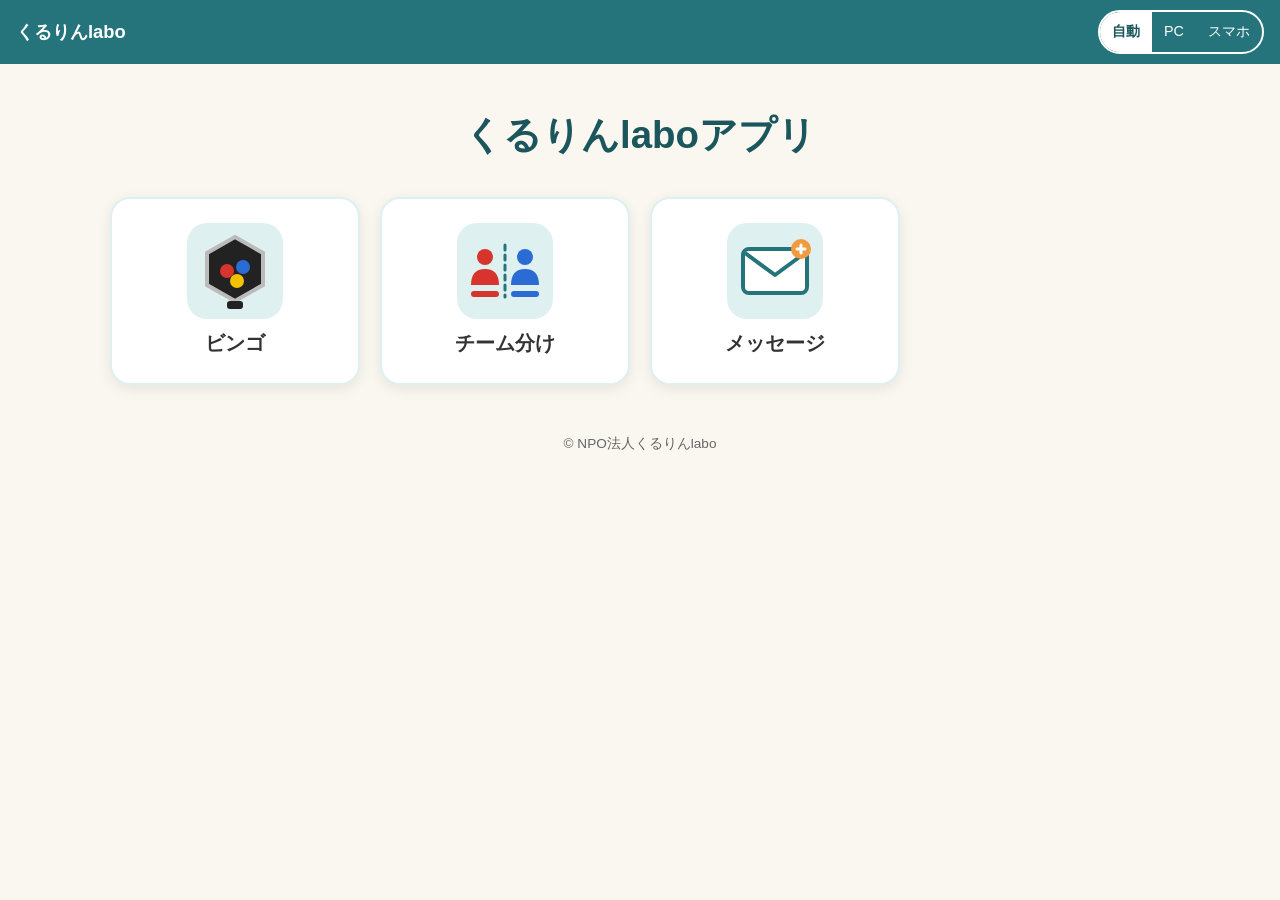
<file: index.html>
<!DOCTYPE html>
<html lang="ja" data-view="auto" data-layout="pc">
<head>
  <meta charset="UTF-8">
  <meta name="viewport" content="width=device-width, initial-scale=1">
  <title>くるりんlaboアプリ</title>
  <link rel="stylesheet" href="css/common.css">
  <link rel="stylesheet" href="css/home.css">
  <script src="js/common.js"></script>
</head>
<body>
  <header class="site-header">
    <a class="logo" href="./">くるりんlabo</a>
    <div class="view-switch" role="group" aria-label="表示モード">
      <button type="button" data-view-set="auto" aria-pressed="true">自動</button>
      <button type="button" data-view-set="pc" aria-pressed="false">PC</button>
      <button type="button" data-view-set="mobile" aria-pressed="false">スマホ</button>
    </div>
  </header>

  <main class="home">
    <h1 class="home-title">くるりんlaboアプリ</h1>
    <ul class="app-grid" id="app-grid"></ul>
    <p class="empty" id="empty" hidden>アプリは準備中です</p>
  </main>

  <footer class="site-footer">© NPO法人くるりんlabo</footer>

  <script src="apps.js"></script>
  <script src="js/home.js"></script>
</body>
</html>
</file>
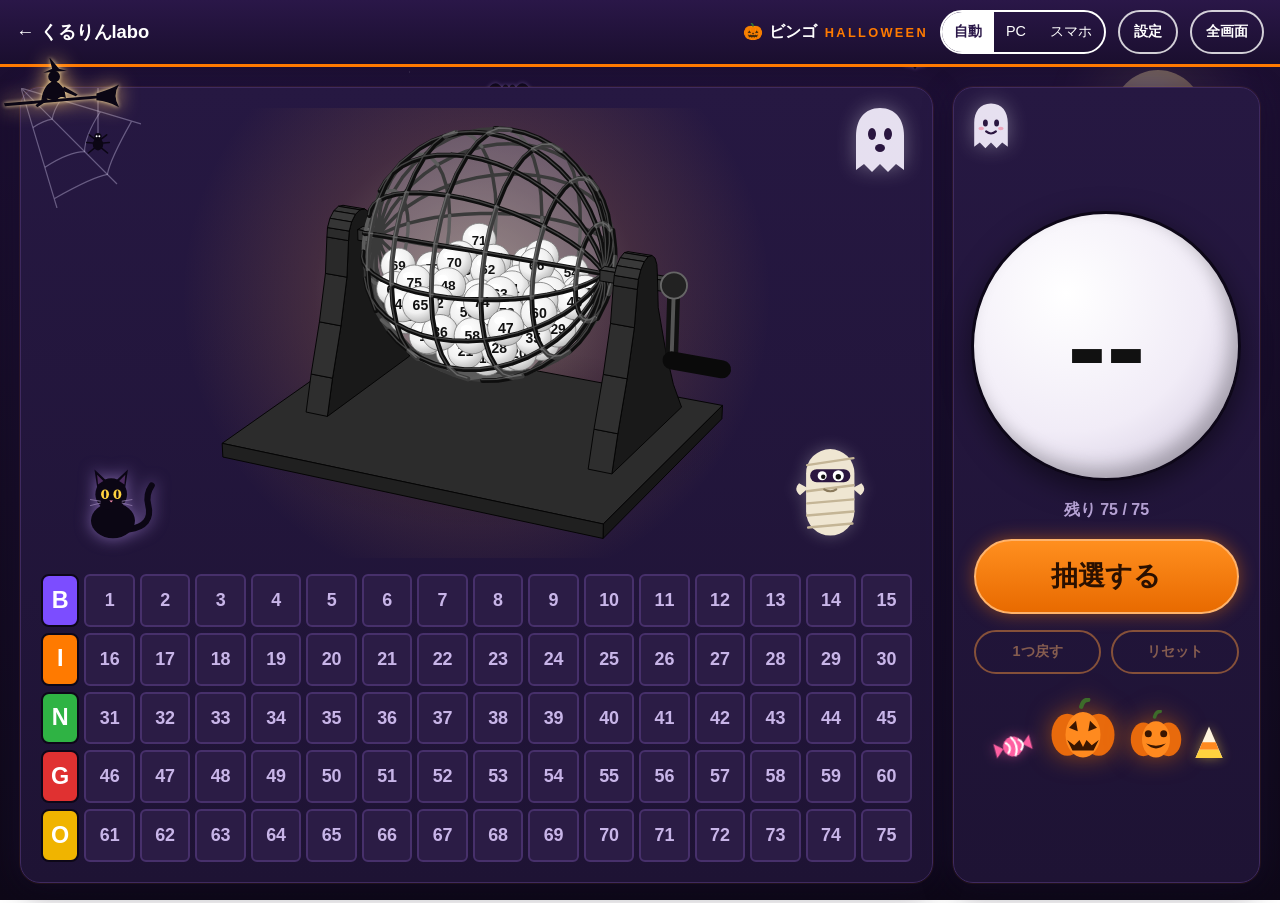
<file: apps/bingo/index.html>
<!DOCTYPE html>
<html lang="ja" data-view="auto" data-layout="pc">
<head>
  <meta charset="UTF-8">
  <meta name="viewport" content="width=device-width, initial-scale=1">
  <title>ビンゴ | くるりんlaboアプリ</title>
  <link rel="stylesheet" href="../../css/common.css">
  <link rel="stylesheet" href="css/bingo.css">
  <link rel="stylesheet" href="../../css/halloween.css">
  <link rel="stylesheet" href="css/halloween.css">
  <script src="../../js/common.js"></script>
</head>
<body>
  <header class="site-header">
    <a class="logo" href="../../">← くるりんlabo</a>
    <span class="page-title"><span class="hw-only hw-title-mark" aria-hidden="true">🎃</span>ビンゴ<span class="hw-only hw-title-sub">HALLOWEEN</span></span>
    <div class="view-switch" role="group" aria-label="表示モード">
      <button type="button" data-view-set="auto" aria-pressed="true">自動</button>
      <button type="button" data-view-set="pc" aria-pressed="false">PC</button>
      <button type="button" data-view-set="mobile" aria-pressed="false">スマホ</button>
    </div>
    <button type="button" class="btn small" id="btn-settings">設定</button>
    <button type="button" class="btn small" id="btn-fullscreen">全画面</button>
  </header>

  <!-- ハロウィンの飾り(ハロウィンのデザインのときだけ表示) -->
  <div class="hw-only hw-sky" aria-hidden="true">
    <div class="hw-moon"></div>
    <svg class="hw-bat b1" viewBox="0 0 40 18"><path d="M0 10C5 0 10 0 14 6 16 2 18 2 20 6 22 2 24 2 26 6 30 0 35 0 40 10 34 8 30 10 28 14 26 11 24 11 20 16 16 11 14 11 12 14 10 10 6 8 0 10Z"/></svg>
    <svg class="hw-bat b2" viewBox="0 0 40 18"><path d="M0 10C5 0 10 0 14 6 16 2 18 2 20 6 22 2 24 2 26 6 30 0 35 0 40 10 34 8 30 10 28 14 26 11 24 11 20 16 16 11 14 11 12 14 10 10 6 8 0 10Z"/></svg>
    <svg class="hw-bat b3" viewBox="0 0 40 18"><path d="M0 10C5 0 10 0 14 6 16 2 18 2 20 6 22 2 24 2 26 6 30 0 35 0 40 10 34 8 30 10 28 14 26 11 24 11 20 16 16 11 14 11 12 14 10 10 6 8 0 10Z"/></svg>
    <svg class="hw-bat b4" viewBox="0 0 40 18"><path d="M0 10C5 0 10 0 14 6 16 2 18 2 20 6 22 2 24 2 26 6 30 0 35 0 40 10 34 8 30 10 28 14 26 11 24 11 20 16 16 11 14 11 12 14 10 10 6 8 0 10Z"/></svg>
    <svg class="hw-bat b5" viewBox="0 0 40 18"><path d="M0 10C5 0 10 0 14 6 16 2 18 2 20 6 22 2 24 2 26 6 30 0 35 0 40 10 34 8 30 10 28 14 26 11 24 11 20 16 16 11 14 11 12 14 10 10 6 8 0 10Z"/></svg>
  </div>

  <!-- ほうきで飛ぶ魔女(カードより手前を横切る) -->
    <svg class="hw-only hw-witch" aria-hidden="true" viewBox="0 0 122 60">
      <g fill="#0b0614">
        <path d="M4 46L100 38 101 41 5 49Z"/>
        <path d="M98 36Q112 32 121 27Q114 38 121 50Q110 44 98 43Z"/>
        <path d="M42 43Q44 27 55 23Q66 27 67 41Q61 37 56 45Q50 39 42 43Z"/>
        <circle cx="55" cy="19" r="6"/>
        <path d="M44 15L68 13 60 11 50 -1 53 11Z"/>
        <path d="M65 29L79 37 77 39 63 33Z"/>
        <path d="M46 40L36 48 38 50 49 43Z"/>
      </g>
    </svg>

  <main class="bingo">
    <!-- 左: ガラガラの機械と、その下に盤面 -->
    <section class="panel stage" aria-label="抽選">
      <svg class="hw-only hw-web" viewBox="0 0 100 100" aria-hidden="true">
        <g fill="none" stroke="currentColor" stroke-width="1">
          <path d="M0 0L100 30M0 0L80 80M0 0L30 100"/>
          <path d="M33 10Q27 19 26 26Q19 27 10 33"/>
          <path d="M66 20Q53 40 53 53Q40 53 20 66"/>
          <path d="M92 28Q74 60 72 72Q60 74 28 92"/>
        </g>
      </svg>
      <!-- クモの巣からぶら下がるクモ -->
      <svg class="hw-only hw-spider" viewBox="0 0 30 80" aria-hidden="true">
        <line x1="15" y1="0" x2="15" y2="56" stroke="rgba(230,220,255,0.55)" stroke-width="1"/>
        <g stroke="#0b0614" stroke-width="1.8" stroke-linecap="round" fill="none">
          <path d="M15 62L5 54M15 64L2 63M15 66L4 75M15 62L25 54M15 64L28 63M15 66L26 75"/>
        </g>
        <ellipse cx="15" cy="65" rx="6" ry="7" fill="#0b0614"/>
        <circle cx="15" cy="56" r="4.2" fill="#0b0614"/>
        <circle cx="13.4" cy="55.6" r="1.1" fill="#fff"/><circle cx="16.6" cy="55.6" r="1.1" fill="#fff"/>
      </svg>
      <svg class="hw-only hw-ghost" viewBox="0 0 60 70" aria-hidden="true">
        <path d="M30 2C14 2 6 14 6 30V64L14 58 22 66 30 58 38 66 46 58 54 64V30C54 14 46 2 30 2Z" fill="#f7f1ff"/>
        <ellipse cx="22" cy="28" rx="4" ry="6" fill="#2b1640"/><ellipse cx="38" cy="28" rx="4" ry="6" fill="#2b1640"/>
        <ellipse cx="30" cy="42" rx="5" ry="4" fill="#2b1640"/>
      </svg>
      <div class="machine-area">
        <!-- 機械の左右: 黒ねことミイラ -->
        <svg class="hw-only hw-cat" viewBox="0 0 92 92" aria-hidden="true">
          <path class="hw-cat-tail" d="M60 80Q88 76 82 52Q79 40 86 30" stroke="#0b0614" stroke-width="7" fill="none" stroke-linecap="round"/>
          <ellipse cx="42" cy="70" rx="25" ry="20" fill="#0b0614"/>
          <circle cx="40" cy="40" r="18" fill="#0b0614"/>
          <path d="M24 32L21 12 35 25ZM56 32L59 12 45 25Z" fill="#0b0614"/>
          <path d="M25 29L24 18 31 25ZM55 29L56 18 49 25Z" fill="#4a2a5e"/>
          <ellipse cx="33" cy="40" rx="4.5" ry="5.5" fill="#ffd23f"/><ellipse cx="47" cy="40" rx="4.5" ry="5.5" fill="#ffd23f"/>
          <ellipse cx="33" cy="40" rx="1.4" ry="4.4" fill="#0b0614"/><ellipse cx="47" cy="40" rx="1.4" ry="4.4" fill="#0b0614"/>
          <path d="M38 47L42 47 40 49.5Z" fill="#ff8fb1"/>
          <path d="M28 48L16 46M28 50L16 53M52 48L64 46M52 50L64 53" stroke="#8c78a8" stroke-width="1"/>
        </svg>
        <svg class="hw-only hw-mummy" viewBox="0 0 76 96" aria-hidden="true">
          <path d="M8 52Q1 46 7 40L16 45ZM68 52Q75 46 69 40L60 45Z" fill="#efe6d2"/>
          <rect x="14" y="6" width="48" height="86" rx="24" fill="#efe6d2"/>
          <g stroke="#c4b596" stroke-width="2.4" fill="none" stroke-linecap="round">
            <path d="M15 22L61 15M15 48L61 42M15 60L61 56M15 72L61 68M16 84L60 80"/>
          </g>
          <rect x="18" y="26" width="40" height="13" rx="6.5" fill="#2b1640"/>
          <circle cx="30" cy="32.5" r="4.5" fill="#fff"/><circle cx="46" cy="32.5" r="5.5" fill="#fff"/>
          <circle cx="31" cy="33.5" r="2.2" fill="#111"/><circle cx="46" cy="33.5" r="2.7" fill="#111"/>
          <path d="M32 46Q38 50 44 46" stroke="#8a7a5c" stroke-width="2" fill="none" stroke-linecap="round"/>
        </svg>
        <svg id="machine" class="machine" viewBox="0 0 520 480" role="img" aria-label="ビンゴのガラガラ抽選器"></svg>
      </div>
      <div class="board" id="board" aria-label="盤面"></div>
    </section>

    <!-- 右: 今の玉と操作 -->
    <div class="side">
      <section class="panel now" aria-label="今の番号と操作">
        <svg class="hw-only hw-ghost hw-ghost2" viewBox="0 0 60 70" aria-hidden="true">
          <path d="M30 2C14 2 6 14 6 30V64L14 58 22 66 30 58 38 66 46 58 54 64V30C54 14 46 2 30 2Z" fill="#f7f1ff"/>
          <ellipse cx="22" cy="30" rx="3.5" ry="5" fill="#2b1640"/><ellipse cx="38" cy="30" rx="3.5" ry="5" fill="#2b1640"/>
          <path d="M23 42Q30 48 37 42" stroke="#2b1640" stroke-width="3" fill="none" stroke-linecap="round"/>
          <ellipse cx="16" cy="38" rx="4" ry="2.5" fill="#ffb3c8"/><ellipse cx="44" cy="38" rx="4" ry="2.5" fill="#ffb3c8"/>
        </svg>
        <div class="ball" id="ball" aria-live="polite" aria-label="まだ抽選していません">
          <span class="ball-letter" id="ball-letter"></span>
          <span class="ball-number" id="ball-number">--</span>
        </div>
        <p class="remain" id="remain"></p>
        <button type="button" class="btn primary draw" id="btn-draw">抽選する</button>
        <div class="sub-controls">
          <button type="button" class="btn small" id="btn-undo">1つ戻す</button>
          <button type="button" class="btn small" id="btn-reset">リセット</button>
        </div>
        <div class="hw-only hw-pumpkins" aria-hidden="true">
          <svg viewBox="0 0 60 30" class="candy c1"><path d="M8 6L18 15 8 24ZM52 6L42 15 52 24Z" fill="#ff5fa2"/><circle cx="30" cy="15" r="12" fill="#ff5fa2"/><path d="M22 8Q30 15 22 22M30 3Q38 15 30 27M38 8Q46 15 38 22" stroke="#fff" stroke-width="2.5" fill="none"/></svg>
          <svg viewBox="0 0 80 70" class="pk1"><path d="M38 10Q40 2 46 2" stroke="#3d6b2a" stroke-width="5" fill="none" stroke-linecap="round"/><ellipse cx="22" cy="42" rx="18" ry="24" fill="#e86a0c"/><ellipse cx="58" cy="42" rx="18" ry="24" fill="#e86a0c"/><ellipse cx="40" cy="42" rx="20" ry="26" fill="#ff8a1f"/><path d="M24 34L32 26 34 38Z M56 34L48 26 46 38Z" fill="#3a1600"/><path d="M22 48L30 54 36 48 40 56 44 48 50 54 58 48 52 60 28 60Z" fill="#3a1600"/></svg>
          <svg viewBox="0 0 80 70" class="pk2"><path d="M38 10Q40 2 46 2" stroke="#3d6b2a" stroke-width="5" fill="none" stroke-linecap="round"/><ellipse cx="22" cy="42" rx="18" ry="24" fill="#e86a0c"/><ellipse cx="58" cy="42" rx="18" ry="24" fill="#e86a0c"/><ellipse cx="40" cy="42" rx="20" ry="26" fill="#ff8a1f"/><circle cx="29" cy="34" r="5" fill="#3a1600"/><circle cx="51" cy="34" r="5" fill="#3a1600"/><path d="M26 48Q40 62 54 48Q40 54 26 48Z" fill="#3a1600"/></svg>
          <svg viewBox="0 0 40 46" class="candy c2"><path d="M20 2L38 44H2Z" fill="#fff4dc"/><path d="M11 23L29 23 33 33H7Z" fill="#ff8a1f"/><path d="M7 33L33 33 38 44H2Z" fill="#ffd23f"/></svg>
        </div>
      </section>
    </div>
  </main>

  <div class="popup" id="popup" role="alert" hidden>
    <div class="popup-ball" id="popup-ball">
      <span class="ball-letter" id="popup-letter"></span>
      <span class="popup-number" id="popup-number"></span>
    </div>
    <p class="popup-hint">クリックで閉じる</p>
  </div>

  <dialog id="dialog-settings" class="dialog">
    <form method="dialog">
      <h2>設定</h2>
      <label class="row"><input type="checkbox" id="set-effect"> ガラガラの演出</label>
      <label class="row"><input type="checkbox" id="set-sound"> 効果音</label>
      <label class="row">音量 <input type="range" id="set-volume" min="0" max="1" step="0.05"></label>
      <label class="row">デザイン
        <select id="set-theme">
          <option value="halloween">ハロウィン</option>
          <option value="normal">通常</option>
        </select>
      </label>
      <div class="dialog-actions"><button class="btn primary">閉じる</button></div>
    </form>
  </dialog>

  <script src="js/draw.js"></script>
  <script src="js/storage.js"></script>
  <script src="js/sound.js"></script>
  <script src="js/gara.js"></script>
  <script src="js/ui.js"></script>
</body>
</html>
</file>
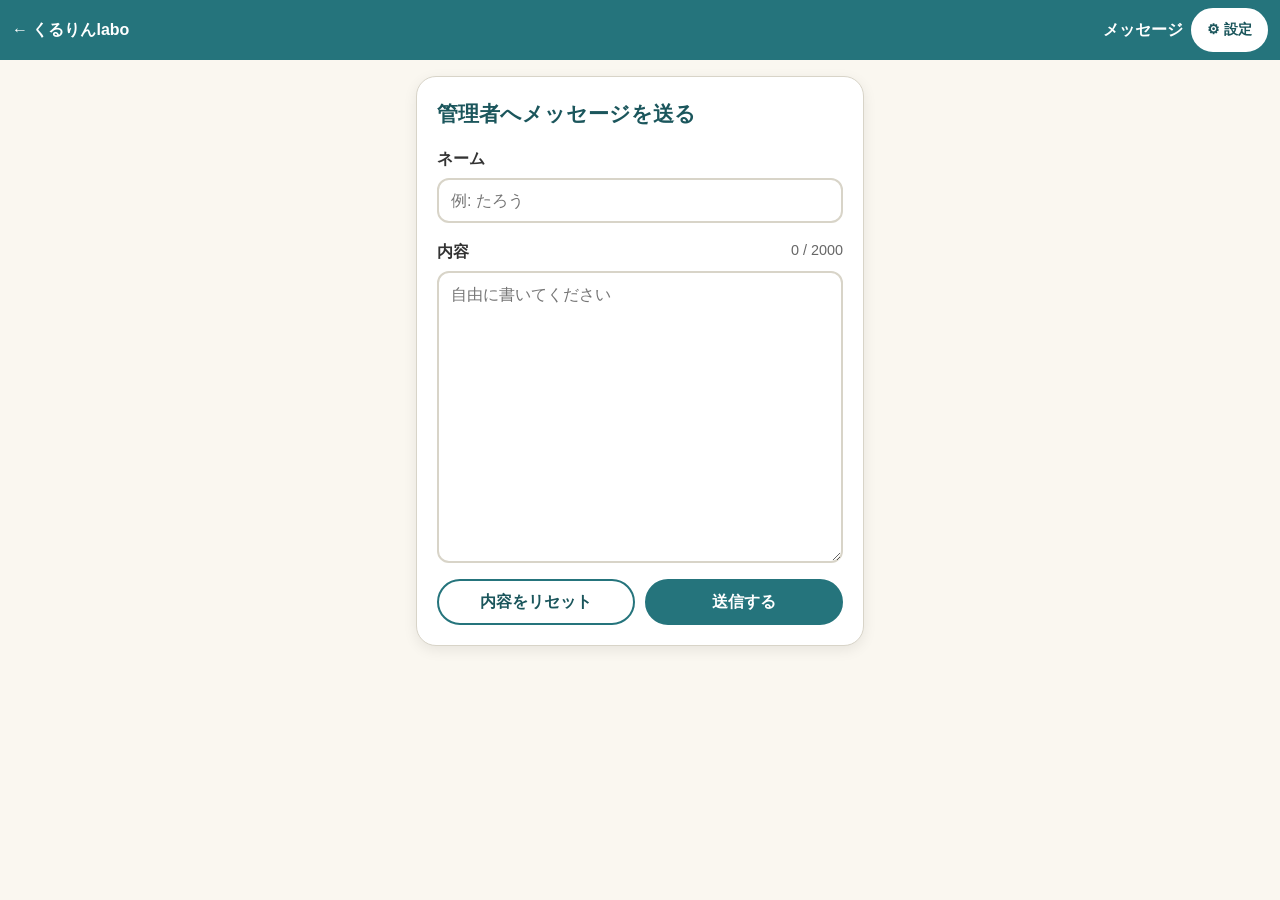
<file: apps/message/index.html>
<!DOCTYPE html>
<!-- 表示切替は使わない: ユーザー画面はスマホ用、管理者画面は PC 用のレイアウトに固定(js/message.js で切り替え) -->
<html lang="ja" data-layout="mobile">
<head>
  <meta charset="UTF-8">
  <meta name="viewport" content="width=device-width, initial-scale=1">
  <title>メッセージ | くるりんlaboアプリ</title>
  <link rel="stylesheet" href="../../css/common.css">
  <link rel="stylesheet" href="css/message.css">
</head>
<body>
  <header class="site-header">
    <a class="logo" href="../../">← くるりんlabo</a>
    <span class="page-title">メッセージ</span>
    <!-- 設定: 画面(ユーザー / 管理者)の切り替え -->
    <div class="menu">
      <button type="button" class="btn small" id="btn-settings" aria-expanded="false" aria-controls="settings">⚙ 設定</button>
      <div class="menu-panel" id="settings" hidden>
        <p class="menu-label">画面の切り替え</p>
        <div class="screen-switch" role="group" aria-label="画面">
          <button type="button" data-screen="user" aria-pressed="true">ユーザー画面</button>
          <button type="button" data-screen="admin" aria-pressed="false">管理者画面</button>
        </div>
      </div>
    </div>
  </header>

  <main class="message">
    <!-- ユーザー画面: 書いて管理者へ送る -->
    <section class="panel" id="user-view" aria-label="メッセージを送る">
      <h1 class="view-title">管理者へメッセージを送る</h1>
      <label class="field">
        <span class="field-label">ネーム</span>
        <input type="text" id="name" maxlength="50" autocomplete="nickname" placeholder="例: たろう">
      </label>
      <label class="field">
        <span class="field-label">内容 <span class="count" id="count">0 / 2000</span></span>
        <textarea id="text" maxlength="2000" rows="10" placeholder="自由に書いてください"></textarea>
      </label>
      <div class="actions">
        <button type="button" class="btn" id="btn-clear">内容をリセット</button>
        <button type="button" class="btn primary send" id="btn-send">送信する</button>
      </div>
      <p class="error" id="error" role="alert"></p>
      <p class="notice" id="notice" role="status"></p>
    </section>

    <!-- 管理者画面: 送られてきた内容の一覧 -->
    <section class="panel" id="admin-view" aria-label="届いたメッセージ" hidden>
      <div class="admin-head">
        <h1 class="view-title">届いたメッセージ <span class="count" id="total"></span></h1>
        <button type="button" class="btn small" id="btn-reload">最新にする</button>
      </div>
      <p class="error" id="admin-error" role="alert"></p>
      <div class="inbox-wrap">
        <table class="inbox" id="inbox-table" hidden>
          <thead><tr><th scope="col" class="c-at">送信日時</th><th scope="col" class="c-name">ネーム</th><th scope="col">内容</th></tr></thead>
          <tbody id="inbox"></tbody>
        </table>
      </div>
      <p class="empty" id="empty" hidden>まだメッセージは届いていません</p>
    </section>
  </main>

  <!-- 管理者画面に入るためのパスワード入力 -->
  <dialog class="pw-dialog" id="pw-dialog" aria-labelledby="pw-title">
    <form method="dialog" id="pw-form">
      <h2 id="pw-title">管理者パスワード</h2>
      <input type="password" id="pw" inputmode="numeric" autocomplete="off" aria-label="パスワード">
      <p class="error" id="pw-error" role="alert"></p>
      <div class="actions">
        <button type="button" class="btn" id="pw-cancel">やめる</button>
        <button type="submit" class="btn primary" id="pw-ok">開く</button>
      </div>
    </form>
  </dialog>

  <script src="js/config.js"></script>
  <script src="js/message.js"></script>
</body>
</html>
</file>
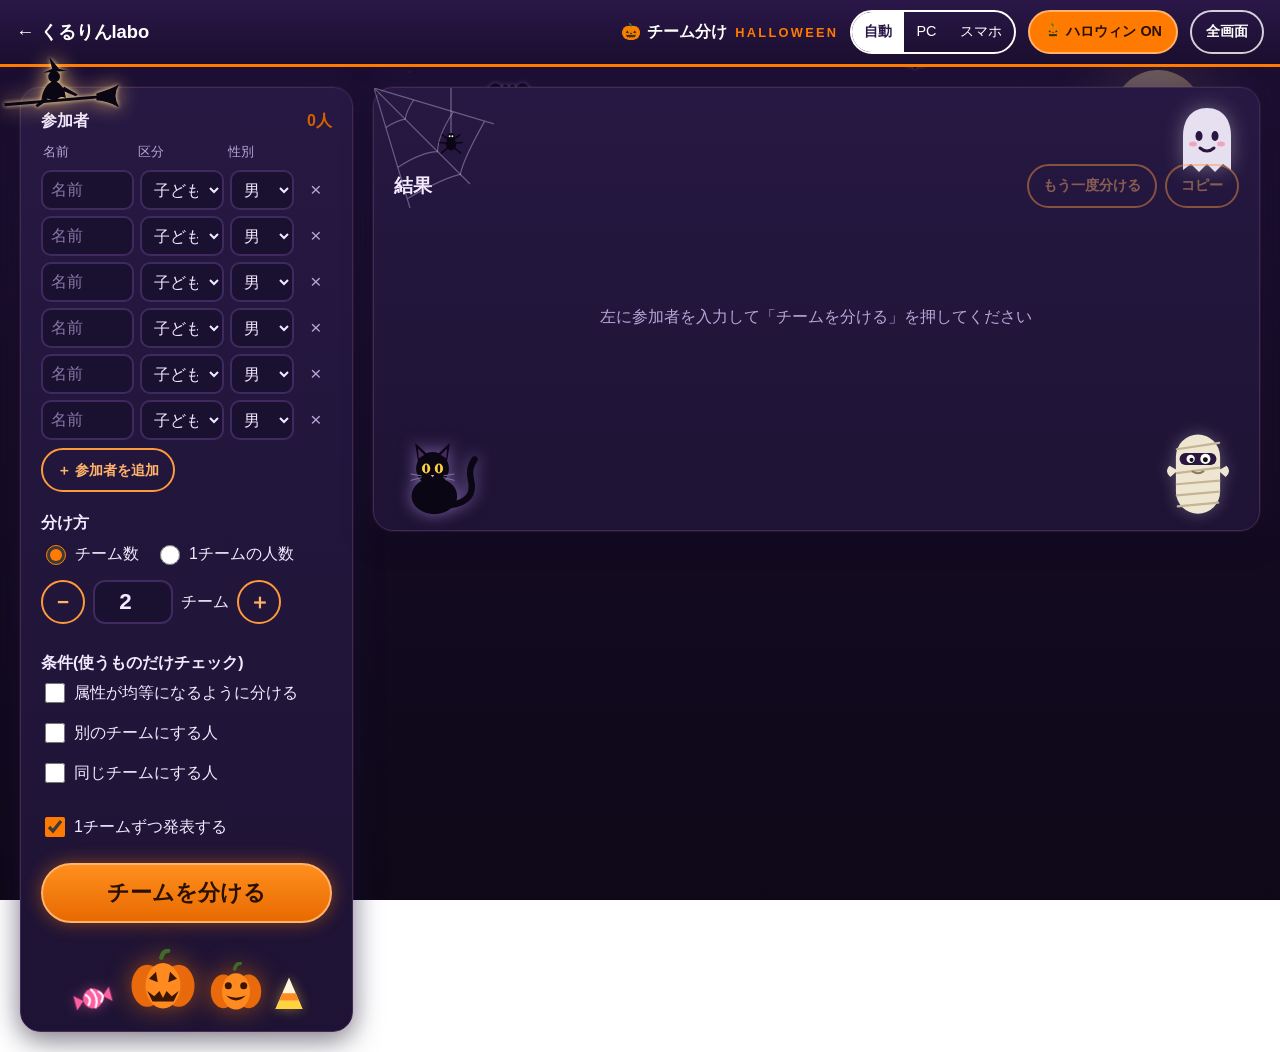
<file: apps/team/index.html>
<!DOCTYPE html>
<html lang="ja" data-view="auto" data-layout="pc">
<head>
  <meta charset="UTF-8">
  <meta name="viewport" content="width=device-width, initial-scale=1">
  <title>チーム分け | くるりんlaboアプリ</title>
  <link rel="stylesheet" href="../../css/common.css">
  <link rel="stylesheet" href="css/team.css">
  <link rel="stylesheet" href="../../css/halloween.css">
  <link rel="stylesheet" href="css/halloween.css">
  <script src="../../js/common.js"></script>
</head>
<body>
  <header class="site-header">
    <a class="logo" href="../../">← くるりんlabo</a>
    <span class="page-title"><span class="hw-only hw-title-mark" aria-hidden="true">🎃</span>チーム分け<span class="hw-only hw-title-sub">HALLOWEEN</span></span>
    <div class="view-switch" role="group" aria-label="表示モード">
      <button type="button" data-view-set="auto" aria-pressed="true">自動</button>
      <button type="button" data-view-set="pc" aria-pressed="false">PC</button>
      <button type="button" data-view-set="mobile" aria-pressed="false">スマホ</button>
    </div>
    <button type="button" class="btn small theme-toggle" id="btn-theme" aria-pressed="true">🎃 ハロウィン ON</button>
    <button type="button" class="btn small" id="btn-fullscreen">全画面</button>
  </header>

  <!-- ハロウィンの飾り(ハロウィンのデザインのときだけ表示) -->
  <div class="hw-only hw-sky" aria-hidden="true">
    <div class="hw-moon"></div>
    <svg class="hw-bat b1" viewBox="0 0 40 18"><path d="M0 10C5 0 10 0 14 6 16 2 18 2 20 6 22 2 24 2 26 6 30 0 35 0 40 10 34 8 30 10 28 14 26 11 24 11 20 16 16 11 14 11 12 14 10 10 6 8 0 10Z"/></svg>
    <svg class="hw-bat b2" viewBox="0 0 40 18"><path d="M0 10C5 0 10 0 14 6 16 2 18 2 20 6 22 2 24 2 26 6 30 0 35 0 40 10 34 8 30 10 28 14 26 11 24 11 20 16 16 11 14 11 12 14 10 10 6 8 0 10Z"/></svg>
    <svg class="hw-bat b3" viewBox="0 0 40 18"><path d="M0 10C5 0 10 0 14 6 16 2 18 2 20 6 22 2 24 2 26 6 30 0 35 0 40 10 34 8 30 10 28 14 26 11 24 11 20 16 16 11 14 11 12 14 10 10 6 8 0 10Z"/></svg>
    <svg class="hw-bat b4" viewBox="0 0 40 18"><path d="M0 10C5 0 10 0 14 6 16 2 18 2 20 6 22 2 24 2 26 6 30 0 35 0 40 10 34 8 30 10 28 14 26 11 24 11 20 16 16 11 14 11 12 14 10 10 6 8 0 10Z"/></svg>
    <svg class="hw-bat b5" viewBox="0 0 40 18"><path d="M0 10C5 0 10 0 14 6 16 2 18 2 20 6 22 2 24 2 26 6 30 0 35 0 40 10 34 8 30 10 28 14 26 11 24 11 20 16 16 11 14 11 12 14 10 10 6 8 0 10Z"/></svg>
  </div>

  <!-- ほうきで飛ぶ魔女(カードより手前を横切る) -->
    <svg class="hw-only hw-witch" aria-hidden="true" viewBox="0 0 122 60">
      <g fill="#0b0614">
        <path d="M4 46L100 38 101 41 5 49Z"/>
        <path d="M98 36Q112 32 121 27Q114 38 121 50Q110 44 98 43Z"/>
        <path d="M42 43Q44 27 55 23Q66 27 67 41Q61 37 56 45Q50 39 42 43Z"/>
        <circle cx="55" cy="19" r="6"/>
        <path d="M44 15L68 13 60 11 50 -1 53 11Z"/>
        <path d="M65 29L79 37 77 39 63 33Z"/>
        <path d="M46 40L36 48 38 50 49 43Z"/>
      </g>
    </svg>

  <main class="team">
    <!-- 左: 入力と設定 -->
    <section class="panel setup" aria-label="参加者と設定">
      <div class="field">
        <span class="field-label">参加者 <span class="count" id="count">0人</span></span>
        <div class="people-head" aria-hidden="true"><span>名前</span><span>区分</span><span>性別</span><span></span></div>
        <ol class="people" id="people"></ol>
        <button type="button" class="btn small add" id="btn-add">＋ 参加者を追加</button>
      </div>

      <!-- 参加者 1 人分の行(複製して使う) -->
      <template id="person-row">
        <li class="person">
          <input type="text" class="p-name" placeholder="名前" aria-label="名前">
          <select class="p-age" aria-label="区分">
            <option value="">—</option>
            <option value="大人">大人</option>
            <option value="子ども">子ども</option>
          </select>
          <select class="p-sex" aria-label="性別">
            <option value="">—</option>
            <option value="男">男</option>
            <option value="女">女</option>
          </select>
          <button type="button" class="p-del" aria-label="この参加者を削除">×</button>
        </li>
      </template>

      <fieldset class="field">
        <legend class="field-label">分け方</legend>
        <div class="mode">
          <label><input type="radio" name="mode" value="teams" checked> チーム数</label>
          <label><input type="radio" name="mode" value="size"> 1チームの人数</label>
        </div>
        <div class="stepper">
          <button type="button" class="btn small" id="minus" aria-label="1つ減らす">−</button>
          <input type="number" id="amount" min="1" max="50" value="2" inputmode="numeric">
          <span id="amount-unit">チーム</span>
          <button type="button" class="btn small" id="plus" aria-label="1つ増やす">＋</button>
        </div>
        <p class="hint" id="preview"></p>
      </fieldset>

      <fieldset class="field conditions">
        <legend class="field-label">条件(使うものだけチェック)</legend>

        <label class="check"><input type="checkbox" id="use-balance"> 属性が均等になるように分ける</label>
        <div class="cond-body" id="body-balance" hidden>
          <div class="bal-keys" role="group" aria-label="均等にする項目">
            <label class="check"><input type="checkbox" id="bal-age" checked> 区分(大人・子ども)</label>
            <label class="check"><input type="checkbox" id="bal-sex" checked> 性別(男・女)</label>
          </div>
          <p class="hint">チェックした項目が、それぞれ各チームに均等になるように分けます(両方選ぶと両方とも均等)。</p>
        </div>

        <label class="check"><input type="checkbox" id="use-apart"> 別のチームにする人</label>
        <div class="cond-body" id="body-apart" hidden>
          <textarea id="apart" rows="3" placeholder="1行に1組、カンマ区切り&#10;例: たろう, はなこ"></textarea>
        </div>

        <label class="check"><input type="checkbox" id="use-together"> 同じチームにする人</label>
        <div class="cond-body" id="body-together" hidden>
          <textarea id="together" rows="3" placeholder="1行に1組、カンマ区切り&#10;例: けんた, ゆい"></textarea>
        </div>
      </fieldset>

      <label class="check"><input type="checkbox" id="reveal" checked> 1チームずつ発表する</label>

      <button type="button" class="btn primary go" id="btn-go">チームを分ける</button>
      <p class="error" id="error" role="alert"></p>
      <p class="notice" id="notice" role="status"></p>
      <div class="hw-only hw-pumpkins" aria-hidden="true">
        <svg viewBox="0 0 60 30" class="candy c1"><path d="M8 6L18 15 8 24ZM52 6L42 15 52 24Z" fill="#ff5fa2"/><circle cx="30" cy="15" r="12" fill="#ff5fa2"/><path d="M22 8Q30 15 22 22M30 3Q38 15 30 27M38 8Q46 15 38 22" stroke="#fff" stroke-width="2.5" fill="none"/></svg>
        <svg viewBox="0 0 80 70" class="pk1"><path d="M38 10Q40 2 46 2" stroke="#3d6b2a" stroke-width="5" fill="none" stroke-linecap="round"/><ellipse cx="22" cy="42" rx="18" ry="24" fill="#e86a0c"/><ellipse cx="58" cy="42" rx="18" ry="24" fill="#e86a0c"/><ellipse cx="40" cy="42" rx="20" ry="26" fill="#ff8a1f"/><path d="M24 34L32 26 34 38Z M56 34L48 26 46 38Z" fill="#3a1600"/><path d="M22 48L30 54 36 48 40 56 44 48 50 54 58 48 52 60 28 60Z" fill="#3a1600"/></svg>
        <svg viewBox="0 0 80 70" class="pk2"><path d="M38 10Q40 2 46 2" stroke="#3d6b2a" stroke-width="5" fill="none" stroke-linecap="round"/><ellipse cx="22" cy="42" rx="18" ry="24" fill="#e86a0c"/><ellipse cx="58" cy="42" rx="18" ry="24" fill="#e86a0c"/><ellipse cx="40" cy="42" rx="20" ry="26" fill="#ff8a1f"/><circle cx="29" cy="34" r="5" fill="#3a1600"/><circle cx="51" cy="34" r="5" fill="#3a1600"/><path d="M26 48Q40 62 54 48Q40 54 26 48Z" fill="#3a1600"/></svg>
        <svg viewBox="0 0 40 46" class="candy c2"><path d="M20 2L38 44H2Z" fill="#fff4dc"/><path d="M11 23L29 23 33 33H7Z" fill="#ff8a1f"/><path d="M7 33L33 33 38 44H2Z" fill="#ffd23f"/></svg>
      </div>
    </section>

    <!-- 右: 結果 -->
    <section class="panel result" aria-label="結果" aria-live="polite">
      <svg class="hw-only hw-web" viewBox="0 0 100 100" aria-hidden="true">
        <g fill="none" stroke="currentColor" stroke-width="1">
          <path d="M0 0L100 30M0 0L80 80M0 0L30 100"/>
          <path d="M33 10Q27 19 26 26Q19 27 10 33"/>
          <path d="M66 20Q53 40 53 53Q40 53 20 66"/>
          <path d="M92 28Q74 60 72 72Q60 74 28 92"/>
        </g>
      </svg>
      <!-- クモの巣からぶら下がるクモ -->
      <svg class="hw-only hw-spider" viewBox="0 0 30 80" aria-hidden="true">
        <line x1="15" y1="0" x2="15" y2="56" stroke="rgba(230,220,255,0.55)" stroke-width="1"/>
        <g stroke="#0b0614" stroke-width="1.8" stroke-linecap="round" fill="none">
          <path d="M15 62L5 54M15 64L2 63M15 66L4 75M15 62L25 54M15 64L28 63M15 66L26 75"/>
        </g>
        <ellipse cx="15" cy="65" rx="6" ry="7" fill="#0b0614"/>
        <circle cx="15" cy="56" r="4.2" fill="#0b0614"/>
        <circle cx="13.4" cy="55.6" r="1.1" fill="#fff"/><circle cx="16.6" cy="55.6" r="1.1" fill="#fff"/>
      </svg>
      <svg class="hw-only hw-ghost" viewBox="0 0 60 70" aria-hidden="true">
        <path d="M30 2C14 2 6 14 6 30V64L14 58 22 66 30 58 38 66 46 58 54 64V30C54 14 46 2 30 2Z" fill="#f7f1ff"/>
        <ellipse cx="22" cy="30" rx="3.5" ry="5" fill="#2b1640"/><ellipse cx="38" cy="30" rx="3.5" ry="5" fill="#2b1640"/>
        <path d="M23 42Q30 48 37 42" stroke="#2b1640" stroke-width="3" fill="none" stroke-linecap="round"/>
        <ellipse cx="16" cy="38" rx="4" ry="2.5" fill="#ffb3c8"/><ellipse cx="44" cy="38" rx="4" ry="2.5" fill="#ffb3c8"/>
      </svg>
      <svg class="hw-only hw-cat" viewBox="0 0 92 92" aria-hidden="true">
        <path class="hw-cat-tail" d="M60 80Q88 76 82 52Q79 40 86 30" stroke="#0b0614" stroke-width="7" fill="none" stroke-linecap="round"/>
        <ellipse cx="42" cy="70" rx="25" ry="20" fill="#0b0614"/>
        <circle cx="40" cy="40" r="18" fill="#0b0614"/>
        <path d="M24 32L21 12 35 25ZM56 32L59 12 45 25Z" fill="#0b0614"/>
        <path d="M25 29L24 18 31 25ZM55 29L56 18 49 25Z" fill="#4a2a5e"/>
        <ellipse cx="33" cy="40" rx="4.5" ry="5.5" fill="#ffd23f"/><ellipse cx="47" cy="40" rx="4.5" ry="5.5" fill="#ffd23f"/>
        <ellipse cx="33" cy="40" rx="1.4" ry="4.4" fill="#0b0614"/><ellipse cx="47" cy="40" rx="1.4" ry="4.4" fill="#0b0614"/>
        <path d="M38 47L42 47 40 49.5Z" fill="#ff8fb1"/>
        <path d="M28 48L16 46M28 50L16 53M52 48L64 46M52 50L64 53" stroke="#8c78a8" stroke-width="1"/>
      </svg>
      <svg class="hw-only hw-mummy" viewBox="0 0 76 96" aria-hidden="true">
        <path d="M8 52Q1 46 7 40L16 45ZM68 52Q75 46 69 40L60 45Z" fill="#efe6d2"/>
        <rect x="14" y="6" width="48" height="86" rx="24" fill="#efe6d2"/>
        <g stroke="#c4b596" stroke-width="2.4" fill="none" stroke-linecap="round">
          <path d="M15 22L61 15M15 48L61 42M15 60L61 56M15 72L61 68M16 84L60 80"/>
        </g>
        <rect x="18" y="26" width="40" height="13" rx="6.5" fill="#2b1640"/>
        <circle cx="30" cy="32.5" r="4.5" fill="#fff"/><circle cx="46" cy="32.5" r="5.5" fill="#fff"/>
        <circle cx="31" cy="33.5" r="2.2" fill="#111"/><circle cx="46" cy="33.5" r="2.7" fill="#111"/>
        <path d="M32 46Q38 50 44 46" stroke="#8a7a5c" stroke-width="2" fill="none" stroke-linecap="round"/>
      </svg>
      <div class="result-head">
        <h2>結果</h2>
        <div class="result-actions">
          <button type="button" class="btn small" id="btn-again" disabled>もう一度分ける</button>
          <button type="button" class="btn small" id="btn-copy" disabled>コピー</button>
        </div>
      </div>
      <div class="teams" id="teams"></div>
      <p class="empty" id="empty">左に参加者を入力して「チームを分ける」を押してください</p>
    </section>
  </main>

  <script src="js/team.js"></script>
</body>
</html>
</file>
<file: css/common.css>
/* くるりんlaboアプリ 共通スタイル
   配色は暫定(アイコン画像が決まったら :root の値を差し替える) */
:root {
  --color-primary: #25747c;
  --color-primary-dark: #1b565c;
  --color-secondary: #dff0f1;
  --color-accent: #f19a3e;
  --color-bg: #faf7f0;
  --color-surface: #ffffff;
  --color-text: #333333;
  --color-muted: #666666;
  --color-border: #d8d4c8;
  --radius: 20px;
  --shadow: 0 4px 14px rgba(0, 0, 0, 0.08);

  /* 列(B/I/N/G/O)ごとの玉の色。盤面・出た玉の表示・ポップアップで共通 */
  --ball-B: #2b6cd4;
  --ball-I: #d6342c;
  --ball-N: #7a4cc2;
  --ball-G: #2e9e4f;
  --ball-O: #e07000;
}

* { box-sizing: border-box; }

html { font-size: 16px; }

body {
  margin: 0;
  background: var(--color-bg);
  color: var(--color-text);
  font-family: "Noto Sans JP", "Hiragino Kaku Gothic ProN", "Yu Gothic", Meiryo, sans-serif;
  line-height: 1.6;
}

/* 表示モード: スマホ強制時は中央寄せの細いレイアウト、PC強制時は最小幅を確保 */
html[data-view="mobile"] body { max-width: 480px; margin: 0 auto; box-shadow: 0 0 0 1px var(--color-border); min-height: 100vh; }
html[data-view="pc"] body { min-width: 1024px; }

a { color: var(--color-primary-dark); }

:focus-visible { outline: 3px solid var(--color-accent); outline-offset: 2px; }

/* ヘッダー */
.site-header {
  display: flex;
  align-items: center;
  gap: 12px;
  padding: 10px 16px;
  background: var(--color-primary);
  color: #fff;
}
.site-header .logo {
  color: #fff;
  font-weight: 700;
  font-size: 1.15rem;
  text-decoration: none;
  margin-right: auto;
}
.site-header .page-title { font-weight: 700; }

/* ボタン */
.btn {
  min-height: 44px;
  padding: 8px 18px;
  border: 2px solid var(--color-primary);
  border-radius: 999px;
  background: var(--color-surface);
  color: var(--color-primary-dark);
  font: inherit;
  font-weight: 700;
  cursor: pointer;
}
.btn:hover { background: var(--color-secondary); }
.btn:disabled { opacity: 0.5; cursor: not-allowed; }
.btn.primary { background: var(--color-primary); color: #fff; }
.btn.primary:hover { background: var(--color-primary-dark); }
.btn.small { min-height: 44px; padding: 6px 14px; font-size: 0.9rem; }
.site-header .btn { border-color: #fff; }

/* 表示切替 */
.view-switch { display: inline-flex; border: 2px solid #fff; border-radius: 999px; overflow: hidden; }
.view-switch button {
  min-height: 40px;
  min-width: 44px;
  padding: 4px 12px;
  border: 0;
  background: transparent;
  color: #fff;
  font: inherit;
  font-size: 0.9rem;
  cursor: pointer;
}
.view-switch button[aria-pressed="true"] { background: #fff; color: var(--color-primary-dark); font-weight: 700; }

/* スマホ: ヘッダーをコンパクトに */
html[data-layout="mobile"] .site-header { flex-wrap: wrap; padding: 8px 12px; gap: 8px; }
html[data-layout="mobile"] .site-header .logo { font-size: 1rem; }

/* フッター */
.site-footer { padding: 24px 16px; text-align: center; color: var(--color-muted); font-size: 0.85rem; }
</file>
<file: css/home.css>
.home { max-width: 1100px; margin: 0 auto; padding: 40px 20px 24px; text-align: center; }
.home-title { margin: 0 0 32px; font-size: 2.4rem; color: var(--color-primary-dark); }
.home-lead { margin: 0 0 32px; color: var(--color-muted); }

.app-grid {
  list-style: none;
  margin: 0;
  padding: 0;
  display: grid;
  grid-template-columns: repeat(4, minmax(0, 1fr));
  gap: 20px;
}

.app-card {
  display: flex;
  flex-direction: column;
  align-items: center;
  gap: 8px;
  height: 100%;
  padding: 24px 16px;
  background: var(--color-surface);
  border: 2px solid var(--color-secondary);
  border-radius: var(--radius);
  box-shadow: var(--shadow);
  color: var(--color-text);
  text-decoration: none;
}
a.app-card:hover { border-color: var(--color-primary); transform: translateY(-2px); }
.app-card img { width: 96px; height: 96px; }
.app-card .app-name { font-size: 1.25rem; font-weight: 700; }
.app-card .app-desc { font-size: 0.9rem; color: var(--color-muted); }
.app-card.preparing { opacity: 0.7; border-style: dashed; }
.app-card .badge {
  padding: 2px 12px;
  border-radius: 999px;
  background: var(--color-accent);
  color: #3a2200;
  font-size: 0.85rem;
  font-weight: 700;
}

.empty { color: var(--color-muted); font-size: 1.1rem; }

/* スマホ: 1カラム、タップしやすく */
html[data-layout="mobile"] .home { padding: 24px 16px; }
html[data-layout="mobile"] .home-title { font-size: 1.7rem; }
html[data-layout="mobile"] .app-grid { grid-template-columns: 1fr; gap: 14px; }
html[data-layout="mobile"] .app-card { flex-direction: row; text-align: left; padding: 14px 16px; min-height: 88px; }
html[data-layout="mobile"] .app-card img { width: 56px; height: 56px; flex: none; }
html[data-layout="mobile"] .app-card .text { display: flex; flex-direction: column; flex: 1; }
</file>
<file: apps/bingo/css/bingo.css>
/* ---- 全体の配置 ----
   PC: 左に「機械+盤面」の大きなカード、右に「今の番号と操作」「出た番号」のカード。画面の高さに収める
   スマホ: すべて縦 1 列 */
.bingo { display: grid; grid-template-columns: minmax(0, 1fr); gap: 20px; padding: 20px; max-width: 1800px; margin: 0 auto; }
.bingo > *, .stage > * { min-width: 0; }   /* 中身の幅で列が押し広げられないように */
html[data-layout="pc"] .bingo {
  grid-template-columns: minmax(0, 1fr) clamp(300px, 24vw, 380px);
  height: calc(100vh - 64px);                 /* ヘッダーの高さを除いた画面いっぱい */
  min-height: 640px;
}

.panel {
  background: var(--color-surface);
  border: 1px solid var(--color-border);
  border-radius: var(--radius);
  box-shadow: var(--shadow);
  padding: 20px;
}

/* 左: 機械(残りの高さいっぱい)と、その下に盤面 */
.stage { display: flex; flex-direction: column; gap: 16px; min-height: 0; }
.machine-area { flex: 1; min-height: 0; display: flex; align-items: center; justify-content: center; }
.machine { width: 100%; height: 100%; max-height: 100%; }
html[data-layout="mobile"] .machine-area { flex: none; }
html[data-layout="mobile"] .machine { height: auto; max-width: 360px; }

/* 右: 今の番号と操作(縦いっぱいのカードの中央に) */
.side { display: flex; flex-direction: column; gap: 20px; min-height: 0; }
.now { flex: 1; display: flex; flex-direction: column; align-items: center; justify-content: center; gap: 16px; }
.remain { margin: 0; color: var(--color-muted); font-weight: 700; }

/* 出た玉: 列の色(--c)の玉に、白いラベルの文字と白い数字 */
.ball, .popup-ball {
  --c: #888;
  position: relative;
  aspect-ratio: 1;
  border-radius: 50%;
  display: flex;
  flex-direction: column;
  align-items: center;
  justify-content: center;
  background: radial-gradient(circle at 35% 28%, rgba(255, 255, 255, 0.55), rgba(255, 255, 255, 0) 45%), var(--c);
  color: #fff;
  border: 3px solid #222;
  line-height: 1;
}
.ball {
  width: clamp(140px, 30vh, 280px);
  box-shadow: inset -8px -10px 18px rgba(0, 0, 0, 0.25), var(--shadow);
}
.ball-number, .popup-number { font-weight: 800; text-shadow: 0 3px 10px rgba(0, 0, 0, 0.3); }
.ball-letter {
  padding: 2px 16px;
  border-radius: 999px;
  background: #fff;
  color: var(--c);
  border: 2px solid #222;
  font-size: clamp(1.1rem, 3vh, 1.8rem);
  font-weight: 800;
}
.ball-letter:empty { display: none; }
.ball-number { font-size: clamp(3.4rem, 13vh, 8rem); }
/* まだ抽選していないときは白い玉 */
.ball.blank { background: radial-gradient(circle at 35% 30%, #fff, #fbfbfb 55%, #e4e4e4); color: #111; }
.ball.blank .ball-number { text-shadow: none; }
.ball.pop { animation: pop 0.5s ease-out; }
@keyframes pop {
  0% { transform: scale(0.3); }
  70% { transform: scale(1.12); }
  100% { transform: scale(1); }
}

.btn.draw { width: 100%; font-size: clamp(1.4rem, 3vh, 2rem); padding: 14px 24px; min-height: 64px; }
.sub-controls { display: grid; grid-template-columns: 1fr 1fr; gap: 10px; width: 100%; }

/* 盤面(PC は高さを画面に合わせ、マスは横長でもよい。スマホは正方形) */
.board { display: grid; grid-template-columns: minmax(0, 1fr); grid-template-rows: repeat(5, 1fr); gap: 6px; }
html[data-layout="pc"] .board { height: clamp(220px, 32vh, 360px); flex: none; }
.board-row { display: grid; grid-template-columns: 2.4em repeat(15, minmax(0, 1fr)); gap: 5px; }
.board-label { display: flex; align-items: center; justify-content: center; border-radius: 8px; font-weight: 800; font-size: clamp(1rem, 2.6vh, 1.8rem); border: 2px solid #222; }
.cell {
  position: relative;
  display: flex;
  align-items: center;
  justify-content: center;
  background: var(--color-surface);
  border: 2px solid var(--color-border);
  border-radius: 6px;
  color: #777;
  font-weight: 600;
  font-size: clamp(0.8rem, min(1.4vw, 3vh), 1.7rem);
}
html[data-layout="mobile"] .cell { aspect-ratio: 1; }
html[data-layout="mobile"] .bingo { gap: 12px; padding: 12px; }
html[data-layout="mobile"] .panel { padding: 12px; }
html[data-layout="mobile"] .board-label { font-size: 0.85rem; border-radius: 4px; border-width: 1px; }
/* 出た番号: 色 + 太枠で示す */
.cell.drawn { color: #fff; border: 3px solid #222; font-weight: 800; }
.cell.drawn[data-letter="B"] { background: var(--ball-B); }
.cell.drawn[data-letter="I"] { background: var(--ball-I); }
.cell.drawn[data-letter="N"] { background: var(--ball-N); }
.cell.drawn[data-letter="G"] { background: var(--ball-G); }
.cell.drawn[data-letter="O"] { background: var(--ball-O); }
.cell.latest { outline: 4px solid var(--color-accent); outline-offset: 1px; z-index: 1; }

html[data-layout="mobile"] .board-row { gap: 2px; grid-template-columns: 1.8em repeat(15, minmax(0, 1fr)); }
html[data-layout="mobile"] .cell { border-width: 1px; font-size: 0.6rem; border-radius: 3px; }
html[data-layout="mobile"] .cell.drawn { border-width: 2px; }

/* 設定ダイアログ */
.dialog { border: 0; border-radius: var(--radius); padding: 24px; box-shadow: 0 10px 40px rgba(0, 0, 0, 0.3); min-width: min(90vw, 340px); }
.dialog::backdrop { background: rgba(0, 0, 0, 0.4); }
.dialog h2 { margin-top: 0; }
.dialog .row { display: flex; align-items: center; gap: 10px; margin: 14px 0; font-size: 1.05rem; }
.dialog input[type="checkbox"] { width: 22px; height: 22px; }
.dialog input[type="range"] { flex: 1; }
.dialog-actions { text-align: right; margin-top: 20px; }

/* 出た番号のポップアップ */
.popup {
  position: fixed;
  inset: 0;
  z-index: 100;
  display: flex;
  flex-direction: column;
  align-items: center;
  justify-content: center;
  gap: 16px;
  background: rgba(0, 0, 0, 0.78);
  cursor: pointer;
  animation: fade-in 0.25s ease-out;
}
.popup[hidden] { display: none; }
.popup.closing { animation: fade-out 0.25s ease-in forwards; }
.popup-ball {
  --fx: 0px;
  --fy: 0px;
  width: min(60vh, 80vw);
  gap: 2vh;
  border-width: 4px;
  box-shadow: inset -20px -24px 40px rgba(0, 0, 0, 0.25), 0 20px 60px rgba(0, 0, 0, 0.5);
}
/* 最初に見せる白い玉。列の色が出るときに消える */
.popup-ball::before {
  content: "";
  position: absolute;
  inset: 0;
  border-radius: 50%;
  background: radial-gradient(circle at 35% 30%, #fff, #fbfbfb 50%, #c9c9c9);
  box-shadow: inset -20px -24px 40px rgba(0, 0, 0, 0.18);
  opacity: 0;
}
.popup-ball > * { position: relative; }
.popup-ball .ball-letter { font-size: min(7vh, 9vw); padding: 4px 32px; }
.popup-number { font-size: min(26vh, 34vw); }
/* 白い玉が出る → 列の色とアルファベット → 数字 の順に表示 */
.popup-ball.pop-in { animation: pop-from 0.75s cubic-bezier(0.22, 1, 0.36, 1); }
.popup-ball.pop-in::before { animation: white-out 0.4s ease-out 0.8s both; }
.popup-ball.pop-in .ball-letter { animation: reveal 0.35s cubic-bezier(0.2, 0.9, 0.3, 1.3) 0.8s both; }
.popup-ball.pop-in .popup-number { animation: reveal 0.45s cubic-bezier(0.2, 0.9, 0.3, 1.3) 1.4s both; }
@keyframes white-out {
  0% { opacity: 1; }
  100% { opacity: 0; }
}
@keyframes reveal {
  0% { opacity: 0; transform: scale(0.3); }
  100% { opacity: 1; transform: scale(1); }
}
.popup-hint { margin: 0; color: #fff; font-weight: 700; }
@keyframes pop-from {
  0% { transform: translate(var(--fx), var(--fy)) scale(0.06); opacity: 0; }
  30% { opacity: 1; }
  100% { transform: translate(0, 0) scale(1); opacity: 1; }
}
@keyframes fade-in { from { opacity: 0; } to { opacity: 1; } }
@keyframes fade-out { from { opacity: 1; } to { opacity: 0; } }

@media (prefers-reduced-motion: reduce) {
  .ball.pop { animation: none; }
  .popup, .popup.closing, .popup-ball.pop-in, .popup-ball.pop-in::before,
  .popup-ball.pop-in .ball-letter, .popup-ball.pop-in .popup-number { animation: none; }
}
</file>
<file: css/halloween.css>
/* ハロウィンのデザイン(アプリ共通)。<html class="theme-halloween"> のときだけ効く。
   各アプリ専用の部分は apps/<アプリ>/css/halloween.css に書く */

/* 飾りは通常デザインでは出さない */
.hw-only { display: none; }
html.theme-halloween .hw-only { display: block; }
html.theme-halloween span.hw-only { display: inline; }

html.theme-halloween {
  --color-primary: #ff7a00;
  --color-primary-dark: #d35f00;
  --color-accent: #c9a2ff;
  --color-bg: #140b22;
  --color-surface: #221538;
  --color-text: #f3eaff;
  --color-muted: #b9a5d8;
  --color-border: #3f2a60;
  --shadow: 0 8px 28px rgba(0, 0, 0, 0.5);
}

/* 夜空の背景 */
html.theme-halloween body {
  color: var(--color-text);
  background:
    radial-gradient(1px 1px at 12% 18%, rgba(255, 255, 255, 0.8), transparent 60%),
    radial-gradient(1px 1px at 32% 8%, rgba(255, 255, 255, 0.6), transparent 60%),
    radial-gradient(1.5px 1.5px at 58% 22%, rgba(255, 255, 255, 0.7), transparent 60%),
    radial-gradient(1px 1px at 76% 12%, rgba(255, 255, 255, 0.6), transparent 60%),
    radial-gradient(1px 1px at 88% 40%, rgba(255, 255, 255, 0.5), transparent 60%),
    radial-gradient(1.5px 1.5px at 6% 62%, rgba(255, 255, 255, 0.5), transparent 60%),
    linear-gradient(180deg, #1d0f33 0%, #140b22 55%, #0e0818 100%);
  background-attachment: fixed;
}

/* ヘッダー: 黒紫にかぼちゃ色の線 */
html.theme-halloween .site-header {
  background: linear-gradient(180deg, #2a1748, #1a0e2e);
  border-bottom: 3px solid var(--color-primary);
  position: relative;
  z-index: 2;
}
html.theme-halloween .site-header .btn { background: transparent; color: #fff; border-color: rgba(255, 255, 255, 0.8); }
html.theme-halloween .site-header .btn:hover { background: rgba(255, 255, 255, 0.12); }
html.theme-halloween .view-switch button[aria-pressed="true"] { color: #2a1748; }
.hw-title-mark { margin-right: 6px; }
.hw-title-sub { margin-left: 8px; font-size: 0.8rem; letter-spacing: 0.18em; color: var(--color-primary); }

/* カード */
html.theme-halloween .panel {
  position: relative;
  background: linear-gradient(180deg, #261842, #1e1334);
  border-color: var(--color-border);
  box-shadow: 0 0 0 1px rgba(255, 122, 0, 0.08), 0 0 30px rgba(124, 77, 255, 0.12), var(--shadow);
}

/* ボタン */
html.theme-halloween .btn { background: transparent; color: #ffb36b; border-color: #ff9a3c; }
html.theme-halloween .btn:hover { background: rgba(255, 122, 0, 0.12); }
html.theme-halloween .btn.primary {
  background: linear-gradient(180deg, #ff8f1f, #e86a00);
  color: #2a1000;
  border-color: #ffb36b;
  box-shadow: 0 0 18px rgba(255, 122, 0, 0.45);
}
html.theme-halloween .btn.primary:hover { background: linear-gradient(180deg, #ffa040, #ff7a00); }
html.theme-halloween .btn:disabled { opacity: 0.45; }

/* ダイアログ・入力欄 */
html.theme-halloween .dialog { background: #241740; color: var(--color-text); border: 1px solid var(--color-border); }
html.theme-halloween select,
html.theme-halloween textarea,
html.theme-halloween input[type="text"],
html.theme-halloween input[type="number"] {
  background: #1a1030;
  color: var(--color-text);
  border-color: var(--color-border);
}
html.theme-halloween .dialog select { border: 1px solid var(--color-border); border-radius: 8px; padding: 6px 10px; font: inherit; }
html.theme-halloween ::placeholder { color: #8a77a8; }
html.theme-halloween input[type="checkbox"], html.theme-halloween input[type="radio"] { accent-color: var(--color-primary); }

/* ---- 飾り ---- */
/* 空: 月とコウモリ(画面に固定、操作の邪魔をしない) */
.hw-sky { position: fixed; inset: 0; pointer-events: none; z-index: 0; overflow: hidden; }
.hw-moon {
  position: absolute;
  top: 70px;
  right: 6%;
  width: 90px;
  height: 90px;
  border-radius: 50%;
  background: radial-gradient(circle at 40% 40%, #fff6d6, #ffe08a 60%, #f5c451);
  box-shadow: 0 0 60px 20px rgba(255, 220, 130, 0.25);
  opacity: 0.35;
}
.hw-bat { position: absolute; width: 46px; fill: #0b0614; filter: drop-shadow(0 0 2px rgba(201, 162, 255, 0.4)); animation: hw-flap 0.35s ease-in-out infinite alternate, hw-float 6s ease-in-out infinite; }
.hw-bat.b1 { top: 9%; left: 38%; }
.hw-bat.b2 { top: 14%; left: 47%; width: 32px; animation-delay: 0.1s, -2s; }
.hw-bat.b3 { top: 6%; left: 70%; width: 38px; animation-delay: 0.2s, -4s; }
.hw-bat.b4 { top: 22%; left: 22%; width: 28px; animation-delay: 0.15s, -1s; }
.hw-bat.b5 { top: 30%; left: 92%; width: 34px; animation-delay: 0.05s, -3s; }
@keyframes hw-flap { from { transform: scaleY(1); } to { transform: scaleY(0.55); } }
@keyframes hw-float {
  0%, 100% { translate: 0 0; }
  50% { translate: 24px -14px; }
}

/* ほうきで飛ぶ魔女(画面を左から右へゆっくり横切る) */
.hw-witch {
  position: fixed;
  top: 58px;
  left: 0;
  z-index: 5;
  pointer-events: none;
  width: 120px;
  /* 黒いシルエットが夜空に沈まないよう、月明かりの縁取りを付ける */
  filter: drop-shadow(0 0 2px #ffe3a3) drop-shadow(0 0 10px rgba(255, 200, 110, 0.85));
  animation: hw-witch 22s linear infinite;
}
@keyframes hw-witch {
  0% { transform: translate(-160px, 40px) rotate(-6deg); }
  25% { transform: translate(25vw, 0) rotate(-2deg); }
  50% { transform: translate(50vw, 30px) rotate(-6deg); }
  75% { transform: translate(75vw, -10px) rotate(-2deg); }
  100% { transform: translate(110vw, 20px) rotate(-6deg); }
}

/* カードの左上にクモの巣とクモ、右上におばけ */
.hw-web { position: absolute; top: 0; left: 0; width: 120px; height: 120px; color: rgba(230, 220, 255, 0.35); pointer-events: none; }
.hw-spider {
  position: absolute;
  top: 0;
  left: 64px;
  width: 26px;
  pointer-events: none;
  transform-origin: 50% 0;
  animation: hw-spider 3.5s ease-in-out infinite;
}
@keyframes hw-spider {
  0%, 100% { transform: translateY(-6px) rotate(-4deg); }
  50% { transform: translateY(14px) rotate(4deg); }
}
.hw-ghost { position: absolute; top: 18px; right: 22px; width: 60px; pointer-events: none; opacity: 0.92; animation: hw-ghost 4s ease-in-out infinite; filter: drop-shadow(0 0 10px rgba(255, 255, 255, 0.35)); }
@keyframes hw-ghost {
  0%, 100% { transform: translateY(0) rotate(-4deg); }
  50% { transform: translateY(-12px) rotate(4deg); }
}

/* 黒ねこ(しっぽを振る)・ミイラ(左右に揺れる) */
.hw-cat, .hw-mummy { position: absolute; pointer-events: none; }
.hw-cat { filter: drop-shadow(0 0 8px rgba(201, 162, 255, 0.55)); }
.hw-cat-tail { transform-origin: 60px 80px; animation: hw-tail 1.6s ease-in-out infinite alternate; }
@keyframes hw-tail { from { transform: rotate(-8deg); } to { transform: rotate(10deg); } }
.hw-mummy { transform-origin: 50% 100%; animation: hw-mummy 2.4s ease-in-out infinite; filter: drop-shadow(0 0 8px rgba(255, 255, 255, 0.25)); }
@keyframes hw-mummy {
  0%, 100% { transform: rotate(-5deg); }
  50% { transform: rotate(5deg); }
}

/* かぼちゃとキャンディ */
.hw-pumpkins { margin-top: 8px; }
html.theme-halloween .hw-pumpkins { display: flex; gap: 10px; justify-content: center; }
.hw-pumpkins svg { width: 70px; filter: drop-shadow(0 0 12px rgba(255, 122, 0, 0.5)); }
.hw-pumpkins .pk2 { width: 56px; align-self: flex-end; }
.hw-pumpkins .candy { width: 50px; align-self: flex-end; filter: drop-shadow(0 0 6px rgba(255, 95, 162, 0.45)); }
.hw-pumpkins .candy.c2 { width: 30px; filter: drop-shadow(0 0 6px rgba(255, 210, 63, 0.45)); }
.hw-pumpkins .candy.c1 { transform: rotate(-15deg); }

html[data-layout="mobile"] .hw-ghost { width: 40px; }
html[data-layout="mobile"] .hw-cat, html[data-layout="mobile"] .hw-mummy { display: none; }
html[data-layout="mobile"] .hw-web { width: 80px; height: 80px; }

/* ハロウィンの切り替えボタン(ヘッダー) */
.theme-toggle[aria-pressed="true"] { background: #ff7a00; color: #2a1000; border-color: #ffb36b; }
html.theme-halloween .site-header .theme-toggle[aria-pressed="true"] { background: #ff7a00; color: #2a1000; border-color: #ffb36b; }

@media (prefers-reduced-motion: reduce) {
  .hw-bat, .hw-ghost, .hw-witch, .hw-spider, .hw-cat-tail, .hw-mummy { animation: none; }
  .hw-witch { transform: translate(30vw, 0); }
}
</file>
<file: apps/bingo/css/halloween.css>
/* ビンゴ専用のハロウィンのデザイン(共通部分は css/halloween.css) */

html.theme-halloween {
  /* 列の玉の色: 紫・かぼちゃ・スライム・赤・キャンディ */
  --ball-B: #7c4dff;
  --ball-I: #ff7a00;
  --ball-N: #2fb344;
  --ball-G: #e03131;
  --ball-O: #f0b400;
}

html.theme-halloween .bingo { position: relative; z-index: 1; }

/* 機械の後ろに月明かり(黒い機械が夜空に沈まないように) */
html.theme-halloween .machine-area {
  position: relative;
  background: radial-gradient(circle at 50% 42%, rgba(255, 226, 160, 0.42), rgba(255, 170, 70, 0.14) 32%, transparent 58%);
}

/* 盤面 */
html.theme-halloween .cell { background: #2b1c45; border-color: #47306b; color: #c8b5e8; }
html.theme-halloween .cell.drawn { border-color: #0d0718; color: #fff; box-shadow: 0 0 10px rgba(255, 255, 255, 0.18); }
html.theme-halloween .cell.drawn[data-letter="O"] { color: #2a1a00; }
html.theme-halloween .board-label { border-color: #0d0718; }
html.theme-halloween .remain { color: var(--color-muted); }

/* 出た玉: 黄色(O)の玉は数字を濃い色に */
html.theme-halloween .ball, html.theme-halloween .popup-ball { border-color: #0d0718; }
html.theme-halloween .ball[data-letter="O"] .ball-number,
html.theme-halloween .popup-ball[data-letter="O"] .popup-number { color: #2a1a00; text-shadow: none; }
html.theme-halloween .ball.blank { background: radial-gradient(circle at 35% 30%, #fff, #f1ecf7 55%, #c9bfd8); }
html.theme-halloween .ball.pop, html.theme-halloween .popup-ball { box-shadow: inset -12px -14px 26px rgba(0, 0, 0, 0.3), 0 0 50px rgba(255, 122, 0, 0.45); }

/* ポップアップの背景 */
html.theme-halloween .popup { background: radial-gradient(circle at 50% 45%, rgba(60, 20, 90, 0.75), rgba(8, 3, 16, 0.92) 70%); }

/* 機械の左右: 黒ねことミイラ */
.machine-area .hw-cat, .machine-area .hw-mummy { bottom: 4%; }
.machine-area .hw-cat { left: 4%; width: clamp(64px, 9vh, 96px); }
.machine-area .hw-mummy { right: 5%; width: clamp(56px, 8.5vh, 86px); }

/* 操作のカード: 小さいおばけ */
html.theme-halloween .now { position: relative; }
.hw-ghost2 { top: 14px; left: 16px; right: auto; width: 42px; animation-delay: -2s; }
</file>
<file: apps/message/css/message.css>
/* ---- 全体の配置 ----
   ユーザー画面はスマホ用(PC で開いても細い 1 列)、管理者画面は PC 用の広い表 */
.message { max-width: 480px; margin: 0 auto; padding: 16px; }
html[data-layout="pc"] .message { max-width: 1200px; padding: 24px; }

.panel {
  display: flex;
  flex-direction: column;
  gap: 16px;
  background: var(--color-surface);
  border: 1px solid var(--color-border);
  border-radius: var(--radius);
  box-shadow: var(--shadow);
  padding: 20px;
}
.panel[hidden] { display: none; }
.view-title { margin: 0; font-size: 1.3rem; color: var(--color-primary-dark); }

/* 入力 */
.field { display: flex; flex-direction: column; gap: 6px; }
.field-label { display: flex; justify-content: space-between; font-weight: 700; }
.count { color: var(--color-muted); font-size: 0.9rem; font-weight: 400; }
.field input, .field textarea, .pw-dialog input {
  width: 100%;
  min-height: 44px;
  padding: 8px 12px;
  border: 2px solid var(--color-border);
  border-radius: 12px;
  background: #fff;
  color: var(--color-text);
  font: inherit;
}
.field textarea { min-height: 220px; line-height: 1.7; resize: vertical; }
.field input:focus, .field textarea:focus, .pw-dialog input:focus { border-color: var(--color-primary); outline: none; }

.actions { display: flex; justify-content: flex-end; gap: 10px; flex-wrap: wrap; }
.actions .btn { flex: 1; }

.error { margin: 0; color: #c0392b; font-weight: 700; }
.notice { margin: 0; color: var(--color-primary-dark); font-weight: 700; }
.error:empty, .notice:empty { display: none; }

/* 管理者画面 */
.admin-head { display: flex; align-items: center; justify-content: space-between; gap: 12px; flex-wrap: wrap; }
.inbox-wrap { overflow-x: auto; }
.inbox { width: 100%; border-collapse: collapse; }
.inbox[hidden] { display: none; }
.inbox th, .inbox td { padding: 10px 12px; border-bottom: 1px solid var(--color-border); text-align: left; vertical-align: top; }
.inbox th { background: var(--color-secondary); color: var(--color-primary-dark); white-space: nowrap; }
.inbox tbody tr:nth-child(even) { background: #fbfaf6; }
.inbox .c-at { width: 150px; color: var(--color-muted); white-space: nowrap; }
.inbox .c-name { width: 180px; font-weight: 700; color: var(--color-primary-dark); overflow-wrap: anywhere; }
.inbox .c-text { white-space: pre-wrap; overflow-wrap: anywhere; }
.empty { color: var(--color-muted); text-align: center; margin: 40px 0; }
.empty[hidden] { display: none; }

/* 設定メニュー(ヘッダー右) */
.menu { position: relative; }
.menu-panel {
  position: absolute;
  top: calc(100% + 8px);
  right: 0;
  z-index: 10;
  min-width: 240px;
  padding: 12px;
  background: var(--color-surface);
  border-radius: 14px;
  box-shadow: 0 6px 20px rgba(0, 0, 0, 0.18);
  color: var(--color-text);
}
.menu-panel[hidden] { display: none; }
.menu-label { margin: 0 0 8px; font-size: 0.85rem; font-weight: 700; color: var(--color-muted); }
.screen-switch { display: flex; border: 2px solid var(--color-primary); border-radius: 999px; overflow: hidden; }
.screen-switch button {
  flex: 1;
  min-height: 44px;
  padding: 4px 12px;
  border: 0;
  background: #fff;
  color: var(--color-primary-dark);
  font: inherit;
  font-size: 0.9rem;
  white-space: nowrap;
  cursor: pointer;
}
.screen-switch button[aria-pressed="true"] { background: var(--color-primary); color: #fff; font-weight: 700; }

/* パスワード入力 */
.pw-dialog { width: min(360px, calc(100% - 32px)); border: 0; border-radius: var(--radius); box-shadow: var(--shadow); padding: 20px; }
.pw-dialog::backdrop { background: rgba(0, 0, 0, 0.4); }
.pw-dialog form { display: flex; flex-direction: column; gap: 12px; }
.pw-dialog h2 { margin: 0; font-size: 1.15rem; }
.pw-dialog input { font-size: 1.3rem; letter-spacing: 0.3em; text-align: center; }
</file>
<file: apps/team/css/team.css>
/* ---- 全体の配置 ----
   PC: 左に入力と設定、右に結果。スマホ: 縦 1 列 */
.team { display: grid; grid-template-columns: minmax(0, 1fr); gap: 20px; padding: 20px; max-width: 1800px; margin: 0 auto; }
.team > * { min-width: 0; }
html[data-layout="pc"] .team { grid-template-columns: clamp(300px, 26vw, 380px) minmax(0, 1fr); align-items: start; }

.panel {
  background: var(--color-surface);
  border: 1px solid var(--color-border);
  border-radius: var(--radius);
  box-shadow: var(--shadow);
  padding: 20px;
}

/* 入力と設定 */
.setup { display: flex; flex-direction: column; gap: 18px; }
html[data-layout="pc"] .setup { position: sticky; top: 20px; }
.field { display: flex; flex-direction: column; gap: 8px; margin: 0; padding: 0; border: 0; }
.field-label { display: flex; justify-content: space-between; font-weight: 700; padding: 0; }
.field-label .count { color: var(--color-primary-dark); }
textarea {
  width: 100%;
  min-height: 220px;
  padding: 10px 12px;
  border: 2px solid var(--color-border);
  border-radius: 12px;
  font: inherit;
  line-height: 1.7;
  resize: vertical;
  background: #fff;
  color: var(--color-text);
}
textarea:focus { border-color: var(--color-primary); outline: none; }

.mode { display: flex; flex-wrap: wrap; gap: 8px 16px; }
.mode label, .check { display: flex; align-items: center; gap: 6px; min-height: 36px; cursor: pointer; }
.mode input, .check input { width: 20px; height: 20px; }

.stepper { display: flex; align-items: center; gap: 8px; }
.stepper input {
  width: 80px;
  min-height: 44px;
  text-align: center;
  font: inherit;
  font-size: 1.4rem;
  font-weight: 800;
  border: 2px solid var(--color-border);
  border-radius: 12px;
}
.stepper .btn { width: 44px; padding: 0; font-size: 1.3rem; }
.hint { margin: 0; color: var(--color-muted); font-size: 0.9rem; }
.error { margin: 0; color: #c0392b; font-weight: 700; }
.error:empty, .notice:empty { display: none; }
.notice { margin: 0; color: #9a6400; font-weight: 700; }

/* 参加者の行: 名前 / 区分 / 性別 / 削除 */
.people-head, .person { display: grid; grid-template-columns: minmax(0, 1fr) 84px 64px 32px; gap: 6px; align-items: center; }
.people-head { font-size: 0.8rem; color: var(--color-muted); padding: 0 2px; }
.people { list-style: none; margin: 0; padding: 0; display: flex; flex-direction: column; gap: 6px; }
.person input, .person select {
  min-width: 0;
  min-height: 40px;
  padding: 4px 8px;
  border: 2px solid var(--color-border);
  border-radius: 10px;
  background: #fff;
  color: var(--color-text);
  font: inherit;
}
.person input:focus, .person select:focus { border-color: var(--color-primary); outline: none; }
.p-del {
  width: 32px;
  height: 32px;
  border: 0;
  border-radius: 50%;
  background: transparent;
  color: var(--color-muted);
  font-size: 1.2rem;
  cursor: pointer;
}
.p-del:hover { background: #f3e3e1; color: #c0392b; }
.btn.add { align-self: flex-start; }

/* 条件 */
.conditions { gap: 4px; }
.cond-body { margin: 0 0 8px 26px; }
.cond-body[hidden] { display: none; }
.cond-body textarea { min-height: 70px; }
.cond-body .hint { line-height: 1.6; }
.bal-keys { display: flex; flex-wrap: wrap; gap: 0 16px; }

/* 結果の属性 */
.tag { display: inline-block; margin-left: 4px; padding: 0 6px; white-space: nowrap; border-radius: 999px; background: #eee; color: #555; font-size: 0.68em; font-weight: 700; vertical-align: middle; }
.team-card .summary { margin: 0; padding: 6px 14px 10px; border-top: 1px dashed #ddd; color: #666; font-size: 0.9rem; }
.btn.go { width: 100%; min-height: 60px; font-size: 1.4rem; }

/* 結果 */
.result { min-height: 420px; }
.result-head { display: flex; align-items: center; justify-content: space-between; gap: 12px; flex-wrap: wrap; margin-bottom: 16px; }
.result-head h2 { margin: 0; font-size: 1.2rem; }
.result-actions { display: flex; gap: 8px; }
.empty { color: var(--color-muted); text-align: center; margin: 80px 0; }
.empty[hidden] { display: none; }

.teams { display: grid; grid-template-columns: repeat(auto-fill, minmax(220px, 1fr)); gap: 16px; }
html[data-layout="mobile"] .teams { grid-template-columns: 1fr; }

.team-card {
  --tc: #888;
  border: 3px solid var(--tc);
  border-radius: 16px;
  overflow: hidden;
  background: #fff;
}
.team-card h3 {
  margin: 0;
  padding: 10px 14px;
  background: var(--tc);
  color: #fff;
  font-size: clamp(1.1rem, 1.8vw, 1.5rem);
  display: flex;
  justify-content: space-between;
  align-items: baseline;
}
.team-card h3 small { font-size: 0.85rem; opacity: 0.9; }
.team-card ol { margin: 0; padding: 10px 14px 14px 2.2em; }
.team-card li { font-size: clamp(1rem, 1.5vw, 1.35rem); font-weight: 700; padding: 3px 0; color: #222; }

/* 1 チームずつ発表 */
.team-card.hidden-card { visibility: hidden; }
.team-card.show { animation: card-in 0.5s cubic-bezier(0.22, 1, 0.36, 1); }
@keyframes card-in {
  0% { opacity: 0; transform: translateY(20px) scale(0.92); }
  100% { opacity: 1; transform: none; }
}
@media (prefers-reduced-motion: reduce) {
  .team-card.show { animation: none; }
}
</file>
<file: apps/team/css/halloween.css>
/* チーム分け専用のハロウィンのデザイン(共通部分は css/halloween.css) */

html.theme-halloween .team { position: relative; z-index: 1; }
/* 共通の .panel { position: relative } で、入力カードのスクロール追従が消えないように */
html[data-layout="pc"].theme-halloween .setup { position: sticky; }

/* 結果のカード: 上にクモの巣・おばけ、下に黒ねこ・ミイラが入るよう余白をとる */
html.theme-halloween .result { padding-top: 76px; padding-bottom: 120px; }
.result .hw-cat { left: 22px; bottom: 14px; width: 84px; }
.result .hw-mummy { right: 26px; bottom: 12px; width: 70px; }

/* チームのカード */
html.theme-halloween .team-card { background: #2b1c45; box-shadow: 0 0 18px rgba(0, 0, 0, 0.35); }
html.theme-halloween .team-card li { color: var(--color-text); }
html.theme-halloween .team-card .summary { color: var(--color-muted); border-top-color: #47306b; }
html.theme-halloween .tag { background: #3d2a5e; color: #e4d6ff; }

/* 入力欄 */
html.theme-halloween .person input, html.theme-halloween .person select,
html.theme-halloween .stepper input { background: #1a1030; color: var(--color-text); border-color: var(--color-border); }
html.theme-halloween .p-del:hover { background: rgba(255, 90, 90, 0.15); color: #ff8a8a; }
html.theme-halloween .error { color: #ff8a8a; }
html.theme-halloween .notice { color: #ffc56b; }

html[data-layout="mobile"].theme-halloween .result { padding-top: 56px; padding-bottom: 20px; }
</file>
